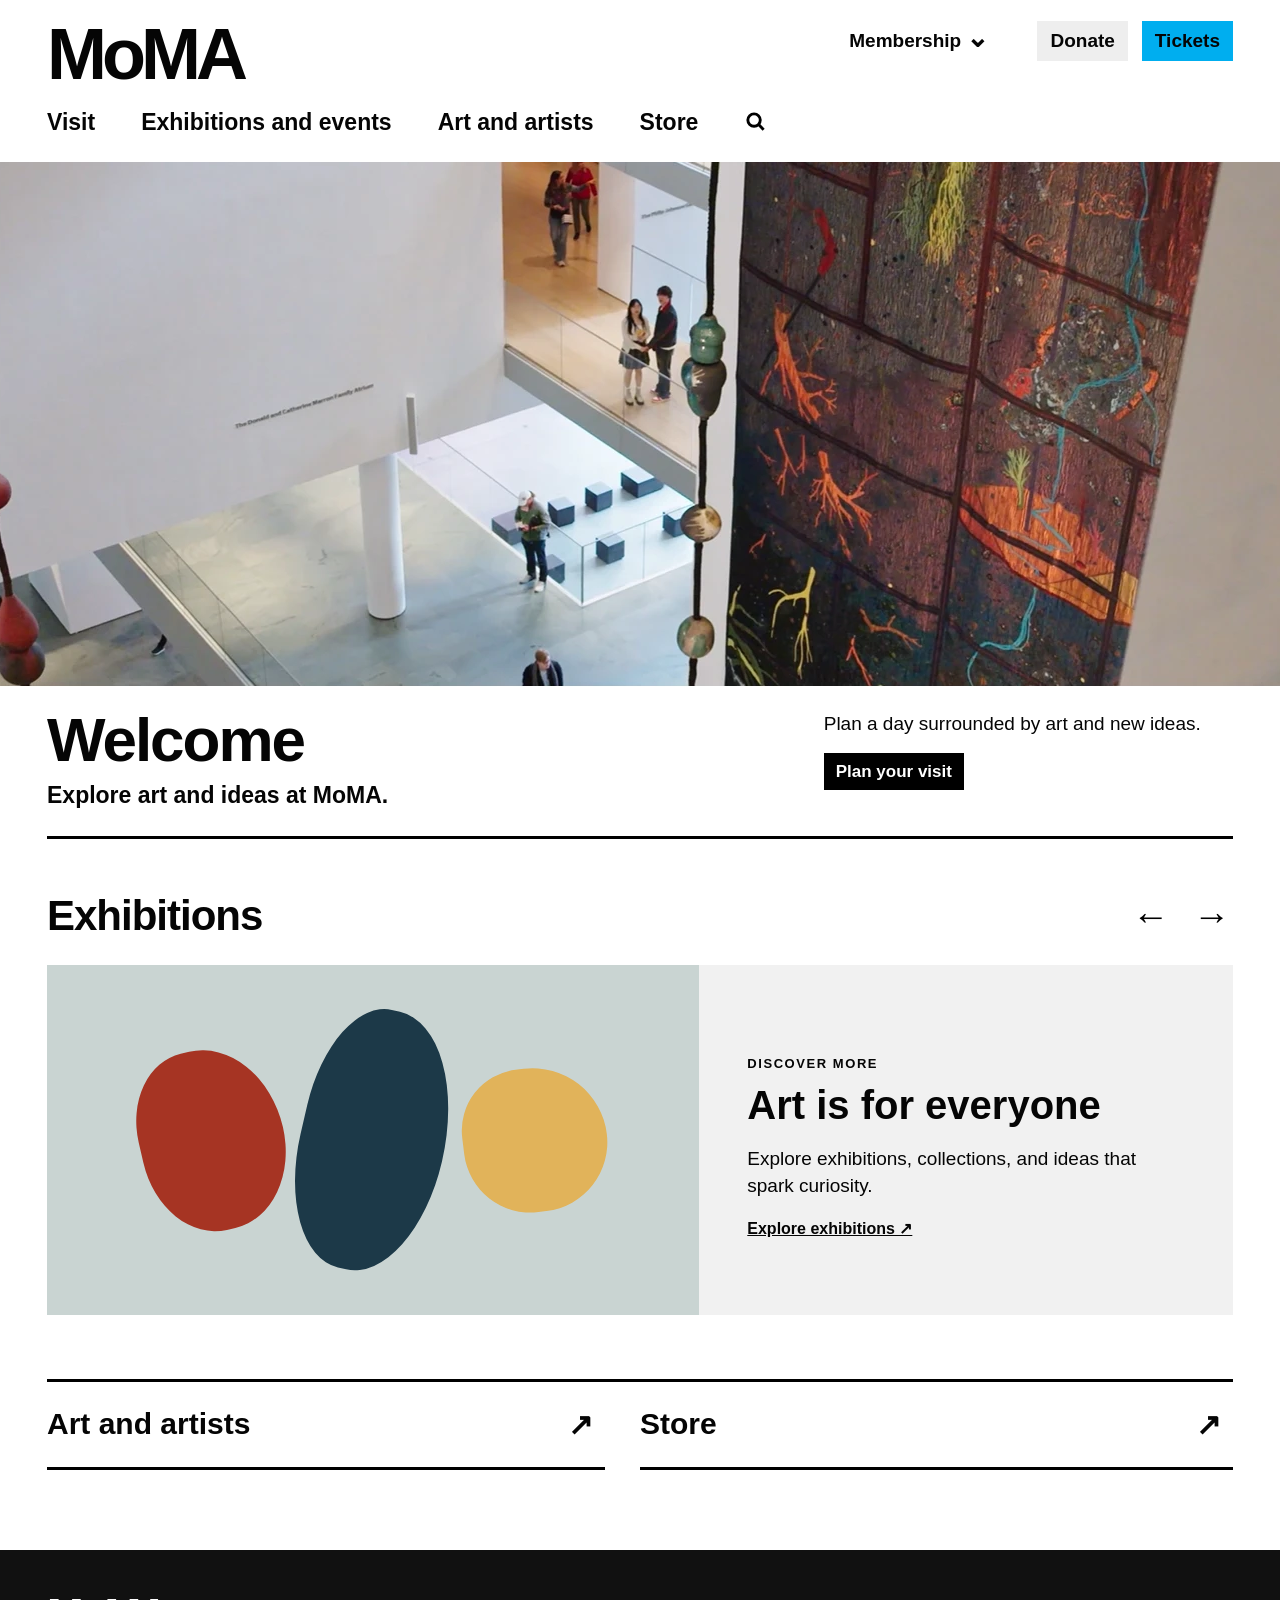
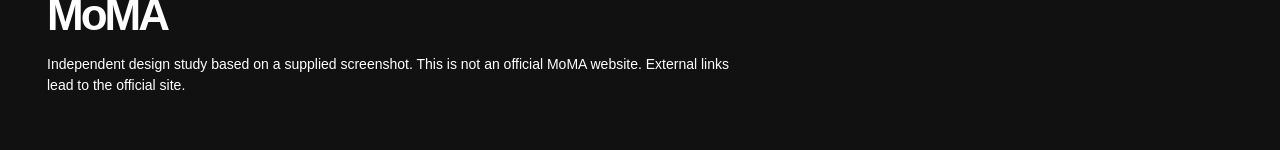
<file: index.html>
<!doctype html>
<html lang="en">
<head>
  <meta charset="utf-8">
  <meta name="viewport" content="width=device-width, initial-scale=1">
  <meta name="description" content="An independent museum homepage design study inspired by a reference image.">
  <title>Museum Homepage — Design Study</title>
  <link rel="stylesheet" href="styles.css">
</head>
<body>
  <a class="skip" href="#main">Skip to content</a>
  <header class="site-header">
    <div class="header-inner">
      <div class="top-row">
        <a class="logo" href="#top" aria-label="MoMA design study, home">MoMA</a>
        <div class="header-actions">
          <a class="membership" href="https://www.moma.org/support/membership/" target="_blank" rel="noopener noreferrer">Membership <span aria-hidden="true">⌄</span></a>
          <a class="action donate" href="https://www.moma.org/support/donate/" target="_blank" rel="noopener noreferrer">Donate</a>
          <a class="action tickets" href="https://www.moma.org/tickets/" target="_blank" rel="noopener noreferrer">Tickets</a>
        </div>
        <button class="menu-toggle" aria-label="Open menu" aria-expanded="false" aria-controls="main-nav"><span></span><span></span><span></span></button>
      </div>
      <nav class="main-nav" id="main-nav" aria-label="Main navigation">
        <a href="#visit">Visit</a><a href="#exhibitions">Exhibitions and events</a><a href="#art">Art and artists</a><a href="#store">Store</a>
        <button id="search-toggle" class="search-toggle" aria-label="Open search" aria-expanded="false" aria-controls="site-search"><svg viewBox="0 0 24 24" aria-hidden="true"><circle cx="10.5" cy="10.5" r="6.5"/><path d="m15.5 15.5 5 5"/></svg></button>
      </nav>
      <form id="site-search" class="search-form" action="https://www.moma.org/search/" method="get" hidden><label for="search-term">Search MoMA</label><input id="search-term" type="search" name="query" placeholder="Search art, artists, and more"><button type="submit">Search</button></form>
    </div>
  </header>
  <main id="main">
    <div class="hero" role="img" aria-label="View into a contemporary art museum gallery with hanging sculptures and a colorful artwork"></div>
    <div class="content-wrap">
      <section class="welcome" id="visit" aria-labelledby="welcome-title">
        <div><h1 id="welcome-title">Welcome</h1><p class="welcome-lead">Explore art and ideas at MoMA.</p></div>
        <div class="visit-info"><p>Plan a day surrounded by art and new ideas.</p><a class="black-button" href="https://www.moma.org/visit/" target="_blank" rel="noopener noreferrer">Plan your visit</a></div>
      </section>
      <section class="exhibitions" id="exhibitions" aria-labelledby="exhibitions-title">
        <div class="section-heading"><h2 id="exhibitions-title">Exhibitions</h2><div class="carousel-controls"><button id="previous" aria-label="Previous exhibition">←</button><button id="next" aria-label="Next exhibition">→</button></div></div>
        <div class="feature-card" id="feature-card"><div class="feature-art" aria-hidden="true"><span></span><span></span><span></span></div><div class="feature-copy"><p class="eyebrow">Discover more</p><h3>Art is for everyone</h3><p>Explore exhibitions, collections, and ideas that spark curiosity.</p><a href="https://www.moma.org/calendar/exhibitions" target="_blank" rel="noopener noreferrer">Explore exhibitions ↗</a></div></div>
      </section>
      <section class="quick-links" aria-label="More to explore"><a id="art" href="https://www.moma.org/collection/" target="_blank" rel="noopener noreferrer"><span>Art and artists</span><span>↗</span></a><a id="store" href="https://store.moma.org/" target="_blank" rel="noopener noreferrer"><span>Store</span><span>↗</span></a></section>
    </div>
  </main>
  <footer><div class="content-wrap"><strong>MoMA</strong><p>Independent design study based on a supplied screenshot. This is not an official MoMA website. External links lead to the official site.</p></div></footer>
  <script src="script.js"></script>
</body>
</html>
</file>
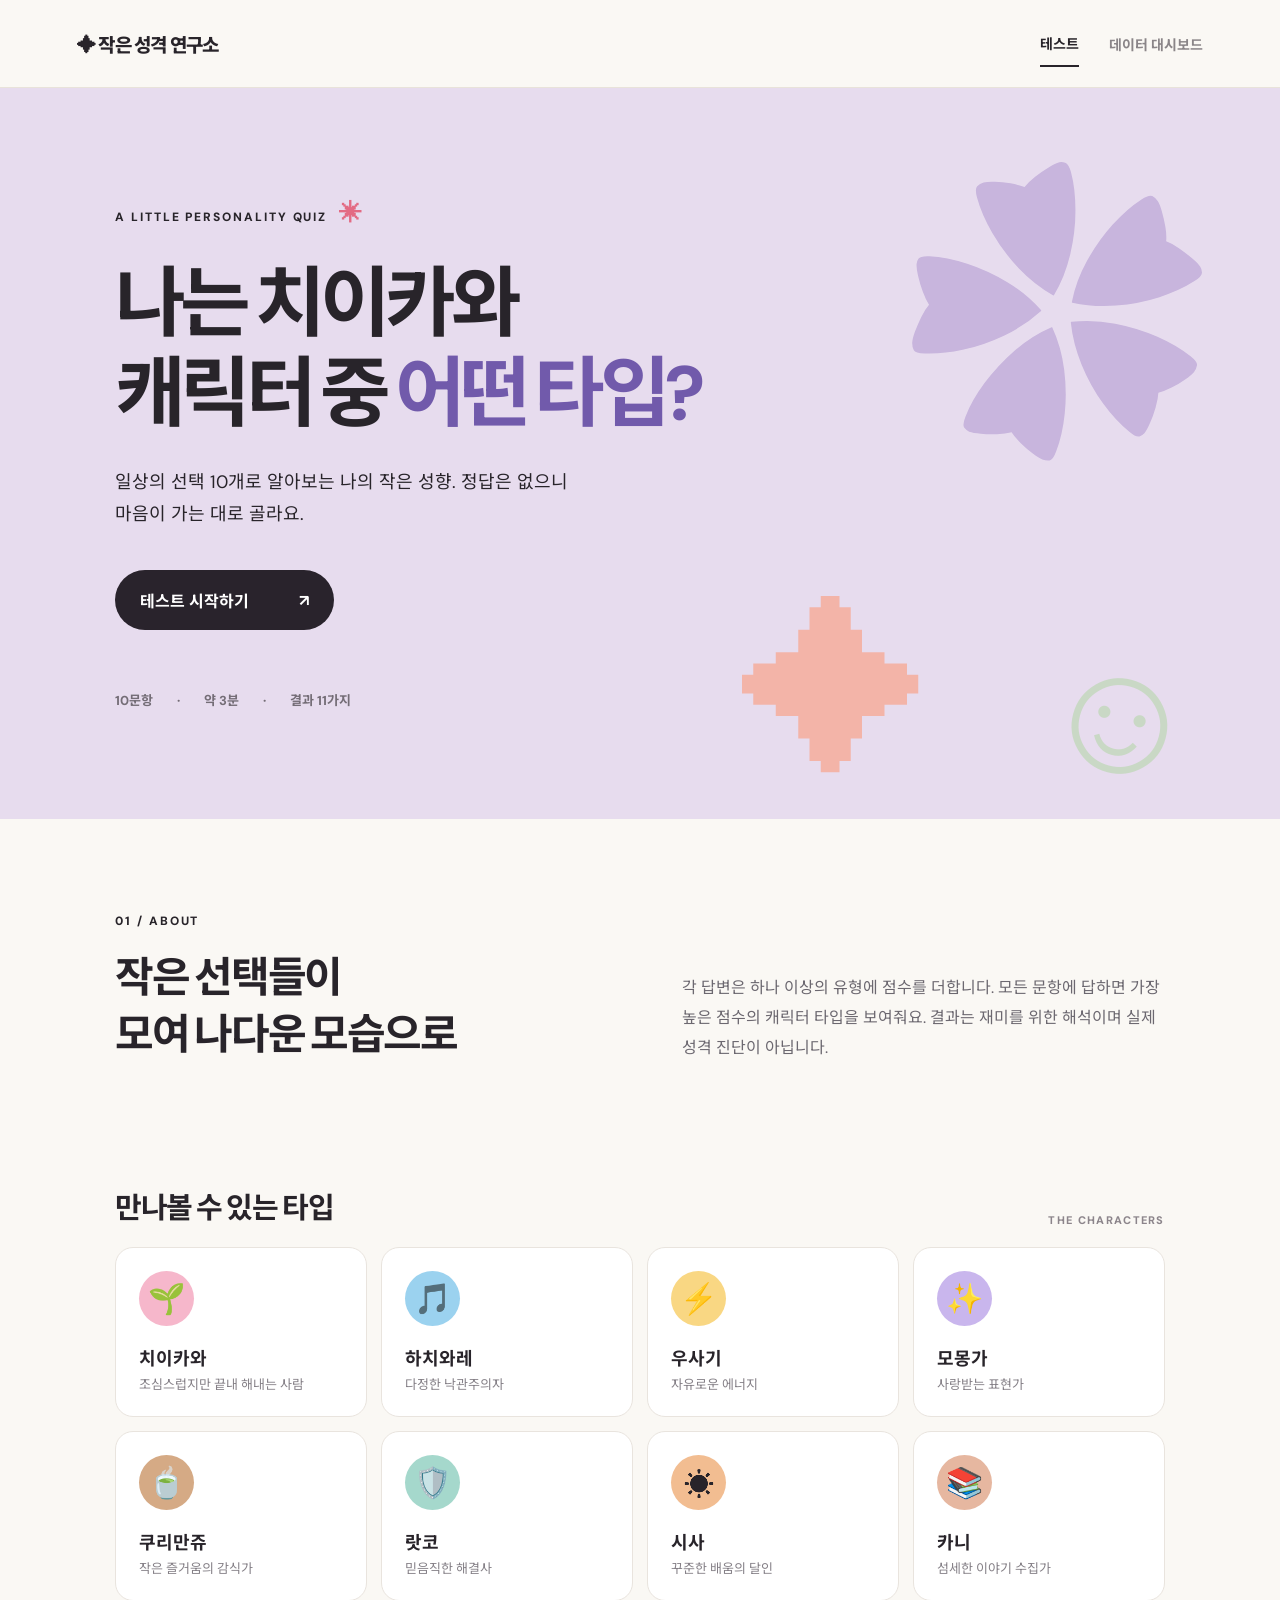
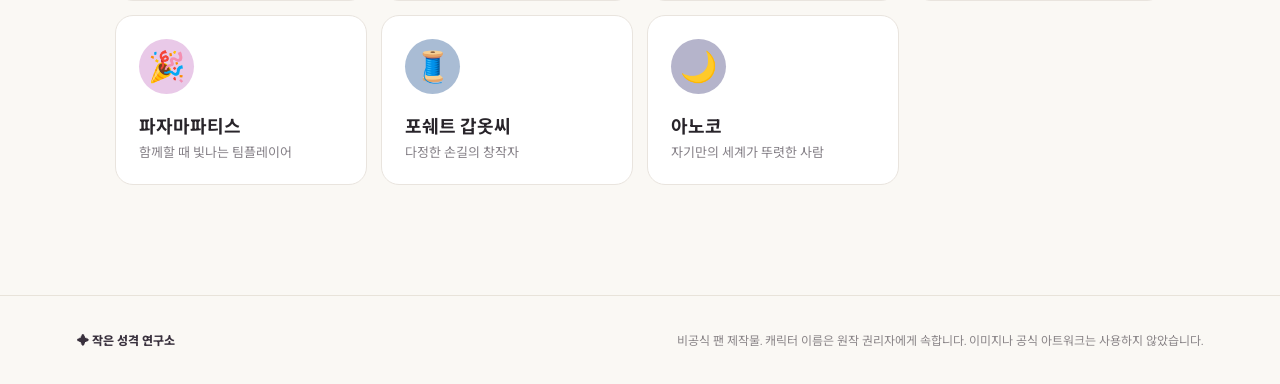
<file: chiikawa-test/index.html>
<!doctype html><html lang="ko"><head><meta charset="utf-8"><meta name="viewport" content="width=device-width,initial-scale=1"><meta name="description" content="치이카와 세계의 캐릭터 유형을 찾아보는 비공식 오락용 테스트"><title>나의 치이카와 타입은?</title><link rel="stylesheet" href="style.css"></head><body><div class="shell"><header><a class="brand" href="#home">✦ 작은 성격 연구소</a><nav aria-label="주 메뉴"><button class="nav active" data-view="home">테스트</button><button class="nav" data-view="dashboard">데이터 대시보드</button></nav></header><main><section id="home" class="view"><div class="hero"><div class="eyebrow">A LITTLE PERSONALITY QUIZ <span>✳</span></div><h1>나는 치이카와<br>캐릭터 중 <em>어떤 타입?</em></h1><p>일상의 선택 10개로 알아보는 나의 작은 성향. 정답은 없으니 마음이 가는 대로 골라요.</p><button id="start" class="primary">테스트 시작하기 <span>↗</span></button><div class="hero-meta"><span>10문항</span><span>약 3분</span><span>결과 11가지</span></div><div class="floating one">✿</div><div class="floating two">✦</div><div class="floating three">☺</div></div><div class="intro"><div><span class="index">01 / ABOUT</span><h2>작은 선택들이<br>모여 나다운 모습으로</h2></div><p>각 답변은 하나 이상의 유형에 점수를 더합니다. 모든 문항에 답하면 가장 높은 점수의 캐릭터 타입을 보여줘요. 결과는 재미를 위한 해석이며 실제 성격 진단이 아닙니다.</p></div><div class="section-title"><h2>만나볼 수 있는 타입</h2><span>THE CHARACTERS</span></div><div id="type-preview" class="type-grid"></div></section><section id="quiz" class="view" hidden><div class="quiz-shell"><div class="quiz-top"><span>YOUR QUIZ</span><button id="quit" class="text-button">처음으로 ↗</button></div><div class="progress-line"><div id="progress-fill"></div></div><p id="progress-label" class="progress-label"></p><h2 id="question-title"></h2><div id="choices" class="choices"></div><div class="quiz-bottom"><button id="back" class="text-button">← 이전 질문</button><span>마음이 가는 답을 선택하세요</span></div></div></section><section id="result" class="view" hidden><div class="result-shell"><p class="eyebrow">YOUR LITTLE TYPE ✳</p><div id="result-icon" class="result-icon"></div><p class="result-overline">당신과 닮은 캐릭터는</p><h1 id="result-name"></h1><h2 id="result-tagline"></h2><p id="result-description"></p><div id="runner-up" class="runner-up"></div><div class="result-actions"><button id="restart" class="primary">다시 해보기 ↗</button><button id="copy-result" class="secondary">결과 복사</button></div><p class="fine">비공식 팬 제작 테스트 · 오락용 결과이며 공식 캐릭터 진단이 아닙니다.</p></div></section><section id="dashboard" class="view" hidden><div class="dash-head"><div><p class="eyebrow">LOCAL DATA STUDIO</p><h1>데이터 대시보드</h1><p>가상 데이터를 편집하고 JSON으로 가져오거나 내보내세요. 변경사항은 이 브라우저에만 저장됩니다.</p></div><button id="reset-data" class="secondary">기본값 복원</button></div><div class="stat-grid"><div><span>유형</span><strong id="stat-types"></strong></div><div><span>문항</span><strong id="stat-questions"></strong></div><div><span>가상 응답 합계</span><strong id="stat-count"></strong></div></div><div class="dash-actions"><button id="export-data" class="secondary">JSON 내보내기 ↓</button><label class="secondary import">JSON 가져오기 <input id="import-data" type="file" accept=".json,application/json"></label><span id="save-message" role="status"></span></div><div class="table-heading"><h2>유형 데이터</h2><p>셀을 직접 수정하면 자동 저장됩니다.</p></div><div class="table-scroll"><table><thead><tr><th>캐릭터</th><th>키워드</th><th>결과 설명</th><th>가상 응답 수</th></tr></thead><tbody id="type-rows"></tbody></table></div><div class="table-heading"><h2>문항 데이터</h2><p>질문과 선택지 문구를 수정할 수 있습니다. 점수 규칙은 JSON 파일에서 수정하세요.</p></div><div class="table-scroll"><table><thead><tr><th>번호</th><th>질문</th><th>선택지 1</th><th>선택지 2</th><th>선택지 3</th><th>선택지 4</th></tr></thead><tbody id="question-rows"></tbody></table></div><p class="fine">개인 답변은 서버로 전송하지 않습니다. 대시보드의 응답 수는 예시용 가상 데이터입니다.</p></section></main><footer><span>✦ 작은 성격 연구소</span><p>비공식 팬 제작물. 캐릭터 이름은 원작 권리자에게 속합니다. 이미지나 공식 아트워크는 사용하지 않았습니다.</p></footer></div><script src="app.js"></script></body></html>
</file>
<file: styles.css>
:root{font-family:Arial,Helvetica,sans-serif;color:#050505;background:#fff}*{box-sizing:border-box}html{scroll-behavior:smooth}body{margin:0}a{color:inherit}.skip{position:absolute;top:-60px;left:16px;background:#fff;padding:12px;z-index:10}.skip:focus{top:8px}.site-header{background:#fff}.header-inner,.content-wrap{max-width:1218px;margin:auto;padding:0 16px}.header-inner{padding-top:18px}.top-row{display:flex;justify-content:space-between;align-items:flex-start}.logo{font-size:72px;line-height:1;font-weight:800;letter-spacing:-5px;text-decoration:none}.header-actions{display:flex;gap:14px;align-items:center;font-size:19px;font-weight:700}.header-actions a{text-decoration:none}.membership{margin-right:34px;padding:12px 0}.membership span{font-size:27px;line-height:0}.action{padding:9px 13px}.donate{background:#eee}.tickets{background:#00aeef}.main-nav{display:flex;align-items:center;gap:46px;padding:19px 0 26px;font-size:23px;font-weight:700}.main-nav a{text-decoration:none}.main-nav a:hover,.header-actions a:hover{text-decoration:underline}.search-toggle,.carousel-controls button,.menu-toggle{border:0;background:none;cursor:pointer;color:#000}.search-toggle{padding:0}.search-toggle svg{width:23px;height:23px;fill:none;stroke:currentColor;stroke-width:3}.search-form{display:flex;align-items:center;gap:12px;padding:0 0 18px;font-weight:bold}.search-form[hidden]{display:none}.search-form input{flex:1;padding:10px;border:2px solid #000;font:inherit}.search-form button,.black-button{background:#000;color:#fff;border:0;padding:9px 12px;font-size:17px;font-weight:700;text-decoration:none;cursor:pointer}.menu-toggle{display:none}.hero{height:525px;background-image:url('assets/museum-hero.webp');background-position:center center;background-size:cover}.welcome{display:grid;grid-template-columns:1.35fr .75fr;gap:40px;padding:20px 0 27px;border-bottom:3px solid #000}.welcome h1{font-size:62px;line-height:1.05;letter-spacing:-2px;margin:0 0 10px}.welcome-lead{font-size:23px;font-weight:700;margin:0}.visit-info p{font-size:19px;line-height:1.4;margin:4px 0 24px}.exhibitions{padding:53px 0 64px}.section-heading{display:flex;justify-content:space-between;align-items:center;margin-bottom:25px}.section-heading h2{font-size:42px;letter-spacing:-1px;margin:0}.carousel-controls{display:flex;gap:18px}.carousel-controls button{font-size:37px;line-height:1;padding:3px}.feature-card{display:grid;grid-template-columns:1.1fr .9fr;min-height:350px;background:#f1f1f1}.feature-art{display:flex;justify-content:center;align-items:center;gap:18px;overflow:hidden;background:#c9d4d2}.feature-art span{display:block;border-radius:45% 55% 51% 49%;width:22%;height:52%;background:#a63423;transform:rotate(-13deg)}.feature-art span:nth-child(2){height:75%;background:#1c3948;transform:rotate(13deg)}.feature-art span:nth-child(3){height:41%;background:#e1b35a;transform:rotate(-7deg)}.feature-copy{padding:48px;align-self:center}.eyebrow{text-transform:uppercase;letter-spacing:.12em;font-size:13px;font-weight:bold}.feature-copy h3{font-size:40px;line-height:1.05;margin:12px 0}.feature-copy p:not(.eyebrow){font-size:19px;line-height:1.45}.feature-copy a{font-weight:bold}.quick-links{display:grid;grid-template-columns:1fr 1fr;border-top:3px solid #000}.quick-links a{display:flex;justify-content:space-between;padding:25px 12px 25px 0;font-size:30px;font-weight:bold;text-decoration:none;border-bottom:3px solid #000}.quick-links a:first-child{margin-right:35px}footer{margin-top:80px;background:#111;color:#fff;padding:40px 0}footer strong{font-size:44px;letter-spacing:-3px}footer p{max-width:700px;font-size:14px;line-height:1.5}a:focus-visible,button:focus-visible,input:focus-visible{outline:3px solid #00aeef;outline-offset:3px}@media(max-width:800px){.header-inner{padding-top:14px}.logo{font-size:54px}.header-actions{gap:7px;font-size:15px}.membership{display:none}.action{padding:8px}.main-nav{gap:21px;overflow-x:auto;white-space:nowrap;font-size:17px;padding:18px 0}.hero{height:46vw;min-height:290px}.welcome h1{font-size:48px}.welcome-lead{font-size:19px}}@media(max-width:600px){.top-row{align-items:center}.logo{font-size:48px}.header-actions{margin-left:auto;margin-right:12px}.donate{display:none}.menu-toggle{display:flex;flex-direction:column;gap:5px;padding:8px}.menu-toggle span{display:block;width:25px;height:3px;background:#000}.main-nav{display:none;flex-direction:column;align-items:flex-start;gap:18px;white-space:normal}.main-nav.open{display:flex}.hero{height:320px;background-position:50%}.welcome{grid-template-columns:1fr;gap:18px;padding:24px 0}.welcome h1{font-size:47px}.visit-info p{margin:0 0 18px}.exhibitions{padding:38px 0}.section-heading h2{font-size:34px}.feature-card{grid-template-columns:1fr}.feature-art{height:240px}.feature-copy{padding:28px}.feature-copy h3{font-size:32px}.quick-links{grid-template-columns:1fr}.quick-links a:first-child{margin:0}}
</file>
<file: chiikawa-test/style.css>
@import url('https://fonts.googleapis.com/css2?family=DM+Sans:wght@400;500;600;700&family=Noto+Sans+KR:wght@400;500;600;700;800&display=swap');:root{font-family:'DM Sans','Noto Sans KR',sans-serif;color:#28242a;background:#faf8f4}*{box-sizing:border-box}body{margin:0}button,input{font:inherit}button{cursor:pointer}button:focus-visible,input:focus-visible{outline:3px solid #8874d3;outline-offset:3px}.shell{max-width:1440px;margin:auto}header{height:88px;padding:0 6%;display:flex;align-items:center;justify-content:space-between;border-bottom:1px solid #e8e3da}.brand{font-size:19px;font-weight:800;color:#28242a;text-decoration:none;letter-spacing:-.04em}nav{display:flex;gap:30px}.nav{border:0;background:none;color:#8a8588;font-size:14px;font-weight:700;padding:12px 0}.nav.active{color:#28242a;border-bottom:2px solid #28242a}.view[hidden]{display:none}.hero{position:relative;min-height:640px;padding:110px 9%;overflow:hidden;background:#e7dcee}.eyebrow,.index{font-size:12px;font-weight:800;letter-spacing:.16em}.hero .eyebrow span{font-size:23px;color:#e36a83;margin-left:7px}.hero h1{font-size:clamp(42px,6vw,88px);line-height:1.17;letter-spacing:-.075em;margin:32px 0 26px;position:relative;z-index:1}.hero h1 em{font-style:normal;color:#715aab}.hero p{max-width:470px;font-size:18px;line-height:1.8;position:relative;z-index:1}.primary{background:#29232c;color:white;border:0;border-radius:100px;padding:18px 25px;font-weight:700;display:inline-flex;gap:50px;align-items:center;margin-top:22px;position:relative;z-index:1}.primary:hover{background:#56475f}.hero-meta{display:flex;gap:24px;margin-top:60px;color:#746d76;font-size:13px;font-weight:700}.hero-meta span+span:before{content:'·';margin-right:24px}.floating{position:absolute;font-weight:bold;line-height:1}.one{font-size:310px;color:#c8b5dd;right:5%;top:11%;transform:rotate(-15deg)}.two{font-size:180px;color:#f3b4a8;right:28%;bottom:4%}.three{font-size:160px;color:#c9d8c5;right:6%;bottom:3%;transform:rotate(15deg)}.intro{padding:90px 9%;display:grid;grid-template-columns:1fr 1fr;gap:8%;align-items:end}.intro h2{font-size:42px;line-height:1.35;letter-spacing:-.055em;margin:20px 0 0}.intro p{line-height:1.9;color:#6c6870;margin:0}.section-title{padding:30px 9% 20px;display:flex;justify-content:space-between;align-items:end}.section-title h2{font-size:29px;letter-spacing:-.05em;margin:0}.section-title span{font-size:11px;letter-spacing:.12em;font-weight:800;color:#8c858b}.type-grid{display:grid;grid-template-columns:repeat(4,1fr);gap:14px;padding:0 9% 110px}.type-card{min-height:170px;border:1px solid #e9e4de;border-radius:18px;background:white;padding:23px;display:flex;flex-direction:column;justify-content:space-between}.type-icon{font-size:30px;width:55px;height:55px;border-radius:50%;display:grid;place-items:center}.type-card h3{margin:15px 0 3px;font-size:18px}.type-card p{margin:0;color:#858087;font-size:13px}.quiz-shell{max-width:790px;min-height:650px;margin:70px auto;padding:50px;background:#fff;border-radius:24px;box-shadow:0 20px 70px #3021300b}.quiz-top,.quiz-bottom{display:flex;justify-content:space-between;align-items:center}.quiz-top span{font-size:12px;letter-spacing:.15em;font-weight:800}.text-button{border:0;background:none;font-weight:700;color:#777079}.progress-line{height:6px;background:#eee9f0;border-radius:6px;margin:45px 0 17px}.progress-line div{height:100%;width:0;background:#947ac2;border-radius:6px;transition:width .3s}.progress-label{font-size:13px;color:#8b778d;font-weight:700}.quiz-shell h2{font-size:34px;line-height:1.4;letter-spacing:-.05em;margin:30px 0}.choices{display:grid;gap:12px}.choice{width:100%;text-align:left;padding:21px 24px;border-radius:13px;border:1px solid #e7e2e8;background:#fff;font-weight:600;color:#3f3941}.choice:hover{border-color:#967ac2;background:#faf6fe}.choice b{display:inline-grid;place-items:center;width:28px;height:28px;border-radius:50%;background:#f3eef7;color:#8b70b5;margin-right:14px}.quiz-bottom{margin-top:55px;color:#99919a;font-size:13px}.result-shell{text-align:center;background:#ede3f0;padding:85px 20px 90px;min-height:720px}.result-icon{width:120px;height:120px;margin:30px auto;border-radius:50%;display:grid;place-items:center;font-size:60px}.result-overline{font-size:14px;font-weight:700;color:#6d5d79}.result-shell h1{font-size:clamp(44px,7vw,82px);letter-spacing:-.07em;margin:8px 0}.result-shell h2{font-size:25px;margin:5px 0 18px}.result-shell>p:not(.eyebrow):not(.result-overline):not(.fine){max-width:520px;margin:0 auto;line-height:1.8}.runner-up{margin:30px auto 0;color:#6d5d79}.result-actions{display:flex;gap:12px;justify-content:center;align-items:center;margin-top:20px}.secondary{border:1px solid #cfc7d0;border-radius:100px;background:#fff;padding:14px 20px;font-weight:700;color:#433b47}.result-actions .secondary{margin-top:22px}.fine{font-size:12px;color:#88818a;margin-top:35px}.dash-head{padding:70px 7% 35px;display:flex;justify-content:space-between;align-items:center;gap:20px}.dash-head h1{font-size:46px;letter-spacing:-.06em;margin:15px 0}.dash-head p:last-child{line-height:1.7;color:#777}.stat-grid{padding:0 7%;display:grid;grid-template-columns:repeat(3,1fr);gap:14px}.stat-grid>div{background:#ebe4f0;border-radius:16px;padding:24px}.stat-grid span{display:block;color:#6d6075;font-size:13px}.stat-grid strong{font-size:38px}.dash-actions{display:flex;align-items:center;gap:10px;padding:28px 7%}.import{cursor:pointer}.import input{display:none}#save-message{color:#725692;font-size:13px}.table-heading{padding:30px 7% 12px;display:flex;align-items:baseline;gap:20px}.table-heading h2{font-size:24px;margin:0}.table-heading p{font-size:13px;color:#888}.table-scroll{margin:0 7%;overflow:auto;border:1px solid #e9e5e4;border-radius:14px;background:#fff}table{border-collapse:collapse;width:100%;min-width:900px}th{text-align:left;background:#f1edf2;font-size:12px;color:#756b76;padding:17px;white-space:nowrap}td{padding:9px 12px;border-top:1px solid #f0edef}td input{border:1px solid transparent;background:transparent;padding:9px;width:100%;min-width:135px;border-radius:6px;color:#332d35}td input:focus{border-color:#9982ba;background:#fff}td:first-child{font-weight:700;white-space:nowrap}td .small-number{min-width:65px;width:80px}.dash-head~.fine{padding:0 7% 60px}footer{padding:35px 6%;border-top:1px solid #e8e3da;display:flex;justify-content:space-between;gap:30px;color:#8a8588;font-size:12px}footer span{font-weight:800;color:#39313d}footer p{margin:0}@media(max-width:800px){.type-grid{grid-template-columns:repeat(2,1fr)}.floating.one{font-size:230px;right:-10%;opacity:.7}.floating.two{right:10%;opacity:.5}.intro{grid-template-columns:1fr;gap:25px}.hero{padding-top:100px}.quiz-shell{margin:30px 16px}.stat-grid{grid-template-columns:repeat(3,1fr)}}@media(max-width:540px){header{height:70px}.brand{font-size:15px}nav{gap:12px}.nav{font-size:12px}.hero{min-height:620px;padding:90px 7%}.hero h1{font-size:43px}.hero p{font-size:15px}.floating.one{font-size:150px;right:-5%;top:5%}.floating.two{font-size:110px;bottom:5%}.floating.three{font-size:90px}.intro{padding:60px 7%}.intro h2{font-size:31px}.section-title{padding:20px 7%}.section-title span{display:none}.type-grid{padding:0 7% 70px;gap:8px}.type-card{padding:15px;min-height:145px}.type-card h3{font-size:15px}.type-card p{font-size:11px}.quiz-shell{padding:28px 20px;min-height:610px}.quiz-shell h2{font-size:26px}.choice{padding:17px 15px;font-size:14px}.quiz-bottom span{display:none}.dash-head{display:block;padding-top:50px}.dash-head h1{font-size:36px}.stat-grid{grid-template-columns:1fr 1fr}.stat-grid>div:last-child{grid-column:span 2}.dash-actions{flex-wrap:wrap}.table-heading{display:block}.table-heading p{margin:7px 0}.result-actions{flex-wrap:wrap}footer{display:block}footer p{margin-top:12px}}
</file>
